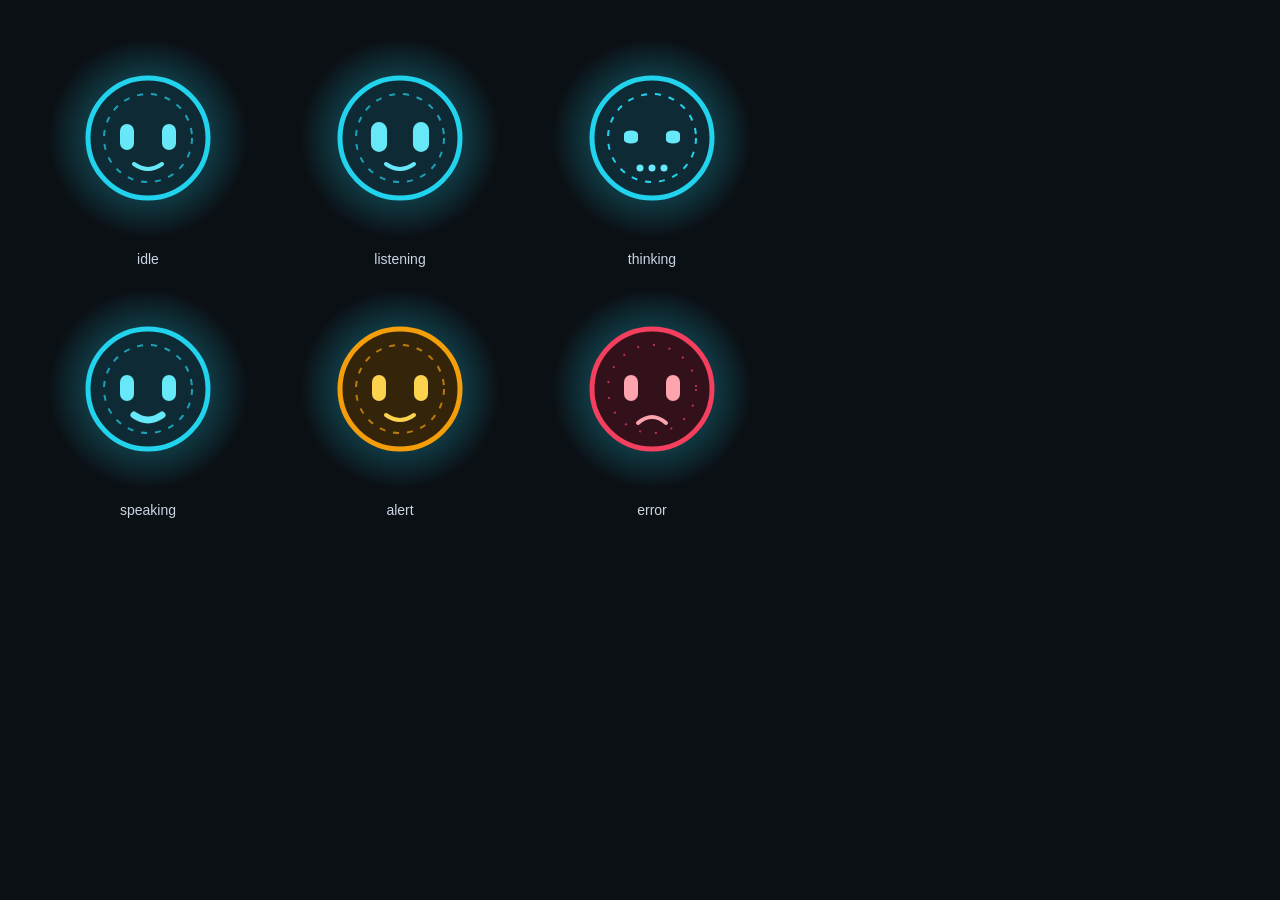
<file: assets/cekirdek_demo.html>
<!doctype html><meta charset=utf-8><title>Çekirdek durumları</title><style>body{background:#0b1015;color:#cbd5e1;font:14px sans-serif;display:grid;grid-template-columns:repeat(3,240px);gap:12px;padding:20px}figure{margin:0;text-align:center}</style><figure><svg xmlns="http://www.w3.org/2000/svg" viewBox="-110 -110 220 220" width="220" height="220" data-state="idle" role="img" aria-label="Jarvis çekirdek maskotu">
<!-- Durum: kök öğedeki data-state = idle | listening | thinking | speaking | alert | error. Satır içi (inline) kullanılmalı; <img> içinde durum değişmez. -->
<style>
svg{--c:#22d3ee;--c2:#67e8f9;--bg:#0e2a35}
svg[data-state="alert"]{--c:#f59e0b;--c2:#fcd34d;--bg:#33240a}
svg[data-state="error"]{--c:#f43f5e;--c2:#fda4af;--bg:#33111b}
.halo{fill:url(#halo);transform-origin:0 0;animation:breathe 4s ease-in-out infinite}
.body{fill:var(--bg);stroke:var(--c);stroke-width:5;transition:stroke .3s,fill .3s}
.ring{fill:none;stroke:var(--c);stroke-width:2;stroke-dasharray:6 8;opacity:.7;transform-origin:0 0;animation:spin 24s linear infinite}
.pulse{fill:none;stroke:var(--c);stroke-width:2;opacity:0;transform-origin:0 0}
.eye{fill:var(--c2);transform-origin:center;transform-box:fill-box;animation:blink 5s infinite;transition:fill .3s}
.mouth{fill:none;stroke:var(--c2);stroke-width:4;stroke-linecap:round}
.dots{opacity:0}.dots circle{fill:var(--c2)}
@keyframes breathe{0%,100%{transform:scale(.92);opacity:.7}50%{transform:scale(1.05);opacity:1}}
@keyframes spin{to{transform:rotate(360deg)}}
@keyframes blink{0%,92%,100%{transform:scaleY(1)}95%{transform:scaleY(.1)}}
@keyframes ripple{0%{transform:scale(.6);opacity:.8}100%{transform:scale(1.7);opacity:0}}
@keyframes talk{0%,100%{transform:scaleY(.3)}50%{transform:scaleY(1.6)}}
@keyframes dot{0%,80%,100%{opacity:.2}40%{opacity:1}}
@keyframes shake{0%,100%{transform:translateX(0)}25%{transform:translateX(-5px)}75%{transform:translateX(5px)}}
@keyframes flash{0%,100%{opacity:.5}50%{opacity:1}}
svg[data-state="listening"] .pulse{animation:ripple 1.6s ease-out infinite}
svg[data-state="listening"] .pulse.p2{animation-delay:.8s}
svg[data-state="listening"] .eye{transform:scale(1.15);animation:none}
svg[data-state="thinking"] .ring{animation-duration:2.5s;opacity:1}
svg[data-state="thinking"] .eye{animation:none;transform:scaleY(.5)}
svg[data-state="thinking"] .mouth{opacity:0}
svg[data-state="thinking"] .dots{opacity:1}
svg[data-state="thinking"] .dots circle{animation:dot 1.2s infinite}
svg[data-state="thinking"] .dots circle:nth-child(2){animation-delay:.2s}
svg[data-state="thinking"] .dots circle:nth-child(3){animation-delay:.4s}
svg[data-state="speaking"] .mouth{stroke-width:7;transform-origin:0 28px;animation:talk .35s ease-in-out infinite}
svg[data-state="speaking"] .halo{animation-duration:1.2s}
svg[data-state="alert"] .halo{animation:flash 1s infinite}
svg[data-state="alert"] .ring{animation-duration:6s}
svg[data-state="error"] #m{animation:shake .4s 2}
svg[data-state="error"] .ring{animation:none;stroke-dasharray:2 14}
svg[data-state="error"] .mouth{d:path("M-14 34 Q0 22 14 34")}
@media (prefers-reduced-motion:reduce){*{animation:none!important}}
</style>
<defs><radialGradient id="halo" cx="50%" cy="50%" r="50%"><stop offset="0" style="stop-color:var(--c)" stop-opacity=".55"/><stop offset="1" style="stop-color:var(--c)" stop-opacity="0"/></radialGradient></defs>
<g id="m">
<circle class="halo" r="100"/>
<circle class="pulse" r="62"/><circle class="pulse p2" r="62"/>
<circle class="body" r="60"/>
<circle class="ring" r="44"/>
<rect class="eye" x="-28" y="-14" width="14" height="26" rx="7"/><rect class="eye" x="14" y="-14" width="14" height="26" rx="7"/>
<path class="mouth" d="M-14 26 Q0 36 14 26"/>
<g class="dots"><circle cx="-12" cy="30" r="3.5"/><circle cx="0" cy="30" r="3.5"/><circle cx="12" cy="30" r="3.5"/></g>
</g>
</svg>
<figcaption>idle</figcaption></figure><figure><svg xmlns="http://www.w3.org/2000/svg" viewBox="-110 -110 220 220" width="220" height="220" data-state="listening" role="img" aria-label="Jarvis çekirdek maskotu">
<!-- Durum: kök öğedeki data-state = idle | listening | thinking | speaking | alert | error. Satır içi (inline) kullanılmalı; <img> içinde durum değişmez. -->
<style>
svg{--c:#22d3ee;--c2:#67e8f9;--bg:#0e2a35}
svg[data-state="alert"]{--c:#f59e0b;--c2:#fcd34d;--bg:#33240a}
svg[data-state="error"]{--c:#f43f5e;--c2:#fda4af;--bg:#33111b}
.halo{fill:url(#halo);transform-origin:0 0;animation:breathe 4s ease-in-out infinite}
.body{fill:var(--bg);stroke:var(--c);stroke-width:5;transition:stroke .3s,fill .3s}
.ring{fill:none;stroke:var(--c);stroke-width:2;stroke-dasharray:6 8;opacity:.7;transform-origin:0 0;animation:spin 24s linear infinite}
.pulse{fill:none;stroke:var(--c);stroke-width:2;opacity:0;transform-origin:0 0}
.eye{fill:var(--c2);transform-origin:center;transform-box:fill-box;animation:blink 5s infinite;transition:fill .3s}
.mouth{fill:none;stroke:var(--c2);stroke-width:4;stroke-linecap:round}
.dots{opacity:0}.dots circle{fill:var(--c2)}
@keyframes breathe{0%,100%{transform:scale(.92);opacity:.7}50%{transform:scale(1.05);opacity:1}}
@keyframes spin{to{transform:rotate(360deg)}}
@keyframes blink{0%,92%,100%{transform:scaleY(1)}95%{transform:scaleY(.1)}}
@keyframes ripple{0%{transform:scale(.6);opacity:.8}100%{transform:scale(1.7);opacity:0}}
@keyframes talk{0%,100%{transform:scaleY(.3)}50%{transform:scaleY(1.6)}}
@keyframes dot{0%,80%,100%{opacity:.2}40%{opacity:1}}
@keyframes shake{0%,100%{transform:translateX(0)}25%{transform:translateX(-5px)}75%{transform:translateX(5px)}}
@keyframes flash{0%,100%{opacity:.5}50%{opacity:1}}
svg[data-state="listening"] .pulse{animation:ripple 1.6s ease-out infinite}
svg[data-state="listening"] .pulse.p2{animation-delay:.8s}
svg[data-state="listening"] .eye{transform:scale(1.15);animation:none}
svg[data-state="thinking"] .ring{animation-duration:2.5s;opacity:1}
svg[data-state="thinking"] .eye{animation:none;transform:scaleY(.5)}
svg[data-state="thinking"] .mouth{opacity:0}
svg[data-state="thinking"] .dots{opacity:1}
svg[data-state="thinking"] .dots circle{animation:dot 1.2s infinite}
svg[data-state="thinking"] .dots circle:nth-child(2){animation-delay:.2s}
svg[data-state="thinking"] .dots circle:nth-child(3){animation-delay:.4s}
svg[data-state="speaking"] .mouth{stroke-width:7;transform-origin:0 28px;animation:talk .35s ease-in-out infinite}
svg[data-state="speaking"] .halo{animation-duration:1.2s}
svg[data-state="alert"] .halo{animation:flash 1s infinite}
svg[data-state="alert"] .ring{animation-duration:6s}
svg[data-state="error"] #m{animation:shake .4s 2}
svg[data-state="error"] .ring{animation:none;stroke-dasharray:2 14}
svg[data-state="error"] .mouth{d:path("M-14 34 Q0 22 14 34")}
@media (prefers-reduced-motion:reduce){*{animation:none!important}}
</style>
<defs><radialGradient id="halo" cx="50%" cy="50%" r="50%"><stop offset="0" style="stop-color:var(--c)" stop-opacity=".55"/><stop offset="1" style="stop-color:var(--c)" stop-opacity="0"/></radialGradient></defs>
<g id="m">
<circle class="halo" r="100"/>
<circle class="pulse" r="62"/><circle class="pulse p2" r="62"/>
<circle class="body" r="60"/>
<circle class="ring" r="44"/>
<rect class="eye" x="-28" y="-14" width="14" height="26" rx="7"/><rect class="eye" x="14" y="-14" width="14" height="26" rx="7"/>
<path class="mouth" d="M-14 26 Q0 36 14 26"/>
<g class="dots"><circle cx="-12" cy="30" r="3.5"/><circle cx="0" cy="30" r="3.5"/><circle cx="12" cy="30" r="3.5"/></g>
</g>
</svg>
<figcaption>listening</figcaption></figure><figure><svg xmlns="http://www.w3.org/2000/svg" viewBox="-110 -110 220 220" width="220" height="220" data-state="thinking" role="img" aria-label="Jarvis çekirdek maskotu">
<!-- Durum: kök öğedeki data-state = idle | listening | thinking | speaking | alert | error. Satır içi (inline) kullanılmalı; <img> içinde durum değişmez. -->
<style>
svg{--c:#22d3ee;--c2:#67e8f9;--bg:#0e2a35}
svg[data-state="alert"]{--c:#f59e0b;--c2:#fcd34d;--bg:#33240a}
svg[data-state="error"]{--c:#f43f5e;--c2:#fda4af;--bg:#33111b}
.halo{fill:url(#halo);transform-origin:0 0;animation:breathe 4s ease-in-out infinite}
.body{fill:var(--bg);stroke:var(--c);stroke-width:5;transition:stroke .3s,fill .3s}
.ring{fill:none;stroke:var(--c);stroke-width:2;stroke-dasharray:6 8;opacity:.7;transform-origin:0 0;animation:spin 24s linear infinite}
.pulse{fill:none;stroke:var(--c);stroke-width:2;opacity:0;transform-origin:0 0}
.eye{fill:var(--c2);transform-origin:center;transform-box:fill-box;animation:blink 5s infinite;transition:fill .3s}
.mouth{fill:none;stroke:var(--c2);stroke-width:4;stroke-linecap:round}
.dots{opacity:0}.dots circle{fill:var(--c2)}
@keyframes breathe{0%,100%{transform:scale(.92);opacity:.7}50%{transform:scale(1.05);opacity:1}}
@keyframes spin{to{transform:rotate(360deg)}}
@keyframes blink{0%,92%,100%{transform:scaleY(1)}95%{transform:scaleY(.1)}}
@keyframes ripple{0%{transform:scale(.6);opacity:.8}100%{transform:scale(1.7);opacity:0}}
@keyframes talk{0%,100%{transform:scaleY(.3)}50%{transform:scaleY(1.6)}}
@keyframes dot{0%,80%,100%{opacity:.2}40%{opacity:1}}
@keyframes shake{0%,100%{transform:translateX(0)}25%{transform:translateX(-5px)}75%{transform:translateX(5px)}}
@keyframes flash{0%,100%{opacity:.5}50%{opacity:1}}
svg[data-state="listening"] .pulse{animation:ripple 1.6s ease-out infinite}
svg[data-state="listening"] .pulse.p2{animation-delay:.8s}
svg[data-state="listening"] .eye{transform:scale(1.15);animation:none}
svg[data-state="thinking"] .ring{animation-duration:2.5s;opacity:1}
svg[data-state="thinking"] .eye{animation:none;transform:scaleY(.5)}
svg[data-state="thinking"] .mouth{opacity:0}
svg[data-state="thinking"] .dots{opacity:1}
svg[data-state="thinking"] .dots circle{animation:dot 1.2s infinite}
svg[data-state="thinking"] .dots circle:nth-child(2){animation-delay:.2s}
svg[data-state="thinking"] .dots circle:nth-child(3){animation-delay:.4s}
svg[data-state="speaking"] .mouth{stroke-width:7;transform-origin:0 28px;animation:talk .35s ease-in-out infinite}
svg[data-state="speaking"] .halo{animation-duration:1.2s}
svg[data-state="alert"] .halo{animation:flash 1s infinite}
svg[data-state="alert"] .ring{animation-duration:6s}
svg[data-state="error"] #m{animation:shake .4s 2}
svg[data-state="error"] .ring{animation:none;stroke-dasharray:2 14}
svg[data-state="error"] .mouth{d:path("M-14 34 Q0 22 14 34")}
@media (prefers-reduced-motion:reduce){*{animation:none!important}}
</style>
<defs><radialGradient id="halo" cx="50%" cy="50%" r="50%"><stop offset="0" style="stop-color:var(--c)" stop-opacity=".55"/><stop offset="1" style="stop-color:var(--c)" stop-opacity="0"/></radialGradient></defs>
<g id="m">
<circle class="halo" r="100"/>
<circle class="pulse" r="62"/><circle class="pulse p2" r="62"/>
<circle class="body" r="60"/>
<circle class="ring" r="44"/>
<rect class="eye" x="-28" y="-14" width="14" height="26" rx="7"/><rect class="eye" x="14" y="-14" width="14" height="26" rx="7"/>
<path class="mouth" d="M-14 26 Q0 36 14 26"/>
<g class="dots"><circle cx="-12" cy="30" r="3.5"/><circle cx="0" cy="30" r="3.5"/><circle cx="12" cy="30" r="3.5"/></g>
</g>
</svg>
<figcaption>thinking</figcaption></figure><figure><svg xmlns="http://www.w3.org/2000/svg" viewBox="-110 -110 220 220" width="220" height="220" data-state="speaking" role="img" aria-label="Jarvis çekirdek maskotu">
<!-- Durum: kök öğedeki data-state = idle | listening | thinking | speaking | alert | error. Satır içi (inline) kullanılmalı; <img> içinde durum değişmez. -->
<style>
svg{--c:#22d3ee;--c2:#67e8f9;--bg:#0e2a35}
svg[data-state="alert"]{--c:#f59e0b;--c2:#fcd34d;--bg:#33240a}
svg[data-state="error"]{--c:#f43f5e;--c2:#fda4af;--bg:#33111b}
.halo{fill:url(#halo);transform-origin:0 0;animation:breathe 4s ease-in-out infinite}
.body{fill:var(--bg);stroke:var(--c);stroke-width:5;transition:stroke .3s,fill .3s}
.ring{fill:none;stroke:var(--c);stroke-width:2;stroke-dasharray:6 8;opacity:.7;transform-origin:0 0;animation:spin 24s linear infinite}
.pulse{fill:none;stroke:var(--c);stroke-width:2;opacity:0;transform-origin:0 0}
.eye{fill:var(--c2);transform-origin:center;transform-box:fill-box;animation:blink 5s infinite;transition:fill .3s}
.mouth{fill:none;stroke:var(--c2);stroke-width:4;stroke-linecap:round}
.dots{opacity:0}.dots circle{fill:var(--c2)}
@keyframes breathe{0%,100%{transform:scale(.92);opacity:.7}50%{transform:scale(1.05);opacity:1}}
@keyframes spin{to{transform:rotate(360deg)}}
@keyframes blink{0%,92%,100%{transform:scaleY(1)}95%{transform:scaleY(.1)}}
@keyframes ripple{0%{transform:scale(.6);opacity:.8}100%{transform:scale(1.7);opacity:0}}
@keyframes talk{0%,100%{transform:scaleY(.3)}50%{transform:scaleY(1.6)}}
@keyframes dot{0%,80%,100%{opacity:.2}40%{opacity:1}}
@keyframes shake{0%,100%{transform:translateX(0)}25%{transform:translateX(-5px)}75%{transform:translateX(5px)}}
@keyframes flash{0%,100%{opacity:.5}50%{opacity:1}}
svg[data-state="listening"] .pulse{animation:ripple 1.6s ease-out infinite}
svg[data-state="listening"] .pulse.p2{animation-delay:.8s}
svg[data-state="listening"] .eye{transform:scale(1.15);animation:none}
svg[data-state="thinking"] .ring{animation-duration:2.5s;opacity:1}
svg[data-state="thinking"] .eye{animation:none;transform:scaleY(.5)}
svg[data-state="thinking"] .mouth{opacity:0}
svg[data-state="thinking"] .dots{opacity:1}
svg[data-state="thinking"] .dots circle{animation:dot 1.2s infinite}
svg[data-state="thinking"] .dots circle:nth-child(2){animation-delay:.2s}
svg[data-state="thinking"] .dots circle:nth-child(3){animation-delay:.4s}
svg[data-state="speaking"] .mouth{stroke-width:7;transform-origin:0 28px;animation:talk .35s ease-in-out infinite}
svg[data-state="speaking"] .halo{animation-duration:1.2s}
svg[data-state="alert"] .halo{animation:flash 1s infinite}
svg[data-state="alert"] .ring{animation-duration:6s}
svg[data-state="error"] #m{animation:shake .4s 2}
svg[data-state="error"] .ring{animation:none;stroke-dasharray:2 14}
svg[data-state="error"] .mouth{d:path("M-14 34 Q0 22 14 34")}
@media (prefers-reduced-motion:reduce){*{animation:none!important}}
</style>
<defs><radialGradient id="halo" cx="50%" cy="50%" r="50%"><stop offset="0" style="stop-color:var(--c)" stop-opacity=".55"/><stop offset="1" style="stop-color:var(--c)" stop-opacity="0"/></radialGradient></defs>
<g id="m">
<circle class="halo" r="100"/>
<circle class="pulse" r="62"/><circle class="pulse p2" r="62"/>
<circle class="body" r="60"/>
<circle class="ring" r="44"/>
<rect class="eye" x="-28" y="-14" width="14" height="26" rx="7"/><rect class="eye" x="14" y="-14" width="14" height="26" rx="7"/>
<path class="mouth" d="M-14 26 Q0 36 14 26"/>
<g class="dots"><circle cx="-12" cy="30" r="3.5"/><circle cx="0" cy="30" r="3.5"/><circle cx="12" cy="30" r="3.5"/></g>
</g>
</svg>
<figcaption>speaking</figcaption></figure><figure><svg xmlns="http://www.w3.org/2000/svg" viewBox="-110 -110 220 220" width="220" height="220" data-state="alert" role="img" aria-label="Jarvis çekirdek maskotu">
<!-- Durum: kök öğedeki data-state = idle | listening | thinking | speaking | alert | error. Satır içi (inline) kullanılmalı; <img> içinde durum değişmez. -->
<style>
svg{--c:#22d3ee;--c2:#67e8f9;--bg:#0e2a35}
svg[data-state="alert"]{--c:#f59e0b;--c2:#fcd34d;--bg:#33240a}
svg[data-state="error"]{--c:#f43f5e;--c2:#fda4af;--bg:#33111b}
.halo{fill:url(#halo);transform-origin:0 0;animation:breathe 4s ease-in-out infinite}
.body{fill:var(--bg);stroke:var(--c);stroke-width:5;transition:stroke .3s,fill .3s}
.ring{fill:none;stroke:var(--c);stroke-width:2;stroke-dasharray:6 8;opacity:.7;transform-origin:0 0;animation:spin 24s linear infinite}
.pulse{fill:none;stroke:var(--c);stroke-width:2;opacity:0;transform-origin:0 0}
.eye{fill:var(--c2);transform-origin:center;transform-box:fill-box;animation:blink 5s infinite;transition:fill .3s}
.mouth{fill:none;stroke:var(--c2);stroke-width:4;stroke-linecap:round}
.dots{opacity:0}.dots circle{fill:var(--c2)}
@keyframes breathe{0%,100%{transform:scale(.92);opacity:.7}50%{transform:scale(1.05);opacity:1}}
@keyframes spin{to{transform:rotate(360deg)}}
@keyframes blink{0%,92%,100%{transform:scaleY(1)}95%{transform:scaleY(.1)}}
@keyframes ripple{0%{transform:scale(.6);opacity:.8}100%{transform:scale(1.7);opacity:0}}
@keyframes talk{0%,100%{transform:scaleY(.3)}50%{transform:scaleY(1.6)}}
@keyframes dot{0%,80%,100%{opacity:.2}40%{opacity:1}}
@keyframes shake{0%,100%{transform:translateX(0)}25%{transform:translateX(-5px)}75%{transform:translateX(5px)}}
@keyframes flash{0%,100%{opacity:.5}50%{opacity:1}}
svg[data-state="listening"] .pulse{animation:ripple 1.6s ease-out infinite}
svg[data-state="listening"] .pulse.p2{animation-delay:.8s}
svg[data-state="listening"] .eye{transform:scale(1.15);animation:none}
svg[data-state="thinking"] .ring{animation-duration:2.5s;opacity:1}
svg[data-state="thinking"] .eye{animation:none;transform:scaleY(.5)}
svg[data-state="thinking"] .mouth{opacity:0}
svg[data-state="thinking"] .dots{opacity:1}
svg[data-state="thinking"] .dots circle{animation:dot 1.2s infinite}
svg[data-state="thinking"] .dots circle:nth-child(2){animation-delay:.2s}
svg[data-state="thinking"] .dots circle:nth-child(3){animation-delay:.4s}
svg[data-state="speaking"] .mouth{stroke-width:7;transform-origin:0 28px;animation:talk .35s ease-in-out infinite}
svg[data-state="speaking"] .halo{animation-duration:1.2s}
svg[data-state="alert"] .halo{animation:flash 1s infinite}
svg[data-state="alert"] .ring{animation-duration:6s}
svg[data-state="error"] #m{animation:shake .4s 2}
svg[data-state="error"] .ring{animation:none;stroke-dasharray:2 14}
svg[data-state="error"] .mouth{d:path("M-14 34 Q0 22 14 34")}
@media (prefers-reduced-motion:reduce){*{animation:none!important}}
</style>
<defs><radialGradient id="halo" cx="50%" cy="50%" r="50%"><stop offset="0" style="stop-color:var(--c)" stop-opacity=".55"/><stop offset="1" style="stop-color:var(--c)" stop-opacity="0"/></radialGradient></defs>
<g id="m">
<circle class="halo" r="100"/>
<circle class="pulse" r="62"/><circle class="pulse p2" r="62"/>
<circle class="body" r="60"/>
<circle class="ring" r="44"/>
<rect class="eye" x="-28" y="-14" width="14" height="26" rx="7"/><rect class="eye" x="14" y="-14" width="14" height="26" rx="7"/>
<path class="mouth" d="M-14 26 Q0 36 14 26"/>
<g class="dots"><circle cx="-12" cy="30" r="3.5"/><circle cx="0" cy="30" r="3.5"/><circle cx="12" cy="30" r="3.5"/></g>
</g>
</svg>
<figcaption>alert</figcaption></figure><figure><svg xmlns="http://www.w3.org/2000/svg" viewBox="-110 -110 220 220" width="220" height="220" data-state="error" role="img" aria-label="Jarvis çekirdek maskotu">
<!-- Durum: kök öğedeki data-state = idle | listening | thinking | speaking | alert | error. Satır içi (inline) kullanılmalı; <img> içinde durum değişmez. -->
<style>
svg{--c:#22d3ee;--c2:#67e8f9;--bg:#0e2a35}
svg[data-state="alert"]{--c:#f59e0b;--c2:#fcd34d;--bg:#33240a}
svg[data-state="error"]{--c:#f43f5e;--c2:#fda4af;--bg:#33111b}
.halo{fill:url(#halo);transform-origin:0 0;animation:breathe 4s ease-in-out infinite}
.body{fill:var(--bg);stroke:var(--c);stroke-width:5;transition:stroke .3s,fill .3s}
.ring{fill:none;stroke:var(--c);stroke-width:2;stroke-dasharray:6 8;opacity:.7;transform-origin:0 0;animation:spin 24s linear infinite}
.pulse{fill:none;stroke:var(--c);stroke-width:2;opacity:0;transform-origin:0 0}
.eye{fill:var(--c2);transform-origin:center;transform-box:fill-box;animation:blink 5s infinite;transition:fill .3s}
.mouth{fill:none;stroke:var(--c2);stroke-width:4;stroke-linecap:round}
.dots{opacity:0}.dots circle{fill:var(--c2)}
@keyframes breathe{0%,100%{transform:scale(.92);opacity:.7}50%{transform:scale(1.05);opacity:1}}
@keyframes spin{to{transform:rotate(360deg)}}
@keyframes blink{0%,92%,100%{transform:scaleY(1)}95%{transform:scaleY(.1)}}
@keyframes ripple{0%{transform:scale(.6);opacity:.8}100%{transform:scale(1.7);opacity:0}}
@keyframes talk{0%,100%{transform:scaleY(.3)}50%{transform:scaleY(1.6)}}
@keyframes dot{0%,80%,100%{opacity:.2}40%{opacity:1}}
@keyframes shake{0%,100%{transform:translateX(0)}25%{transform:translateX(-5px)}75%{transform:translateX(5px)}}
@keyframes flash{0%,100%{opacity:.5}50%{opacity:1}}
svg[data-state="listening"] .pulse{animation:ripple 1.6s ease-out infinite}
svg[data-state="listening"] .pulse.p2{animation-delay:.8s}
svg[data-state="listening"] .eye{transform:scale(1.15);animation:none}
svg[data-state="thinking"] .ring{animation-duration:2.5s;opacity:1}
svg[data-state="thinking"] .eye{animation:none;transform:scaleY(.5)}
svg[data-state="thinking"] .mouth{opacity:0}
svg[data-state="thinking"] .dots{opacity:1}
svg[data-state="thinking"] .dots circle{animation:dot 1.2s infinite}
svg[data-state="thinking"] .dots circle:nth-child(2){animation-delay:.2s}
svg[data-state="thinking"] .dots circle:nth-child(3){animation-delay:.4s}
svg[data-state="speaking"] .mouth{stroke-width:7;transform-origin:0 28px;animation:talk .35s ease-in-out infinite}
svg[data-state="speaking"] .halo{animation-duration:1.2s}
svg[data-state="alert"] .halo{animation:flash 1s infinite}
svg[data-state="alert"] .ring{animation-duration:6s}
svg[data-state="error"] #m{animation:shake .4s 2}
svg[data-state="error"] .ring{animation:none;stroke-dasharray:2 14}
svg[data-state="error"] .mouth{d:path("M-14 34 Q0 22 14 34")}
@media (prefers-reduced-motion:reduce){*{animation:none!important}}
</style>
<defs><radialGradient id="halo" cx="50%" cy="50%" r="50%"><stop offset="0" style="stop-color:var(--c)" stop-opacity=".55"/><stop offset="1" style="stop-color:var(--c)" stop-opacity="0"/></radialGradient></defs>
<g id="m">
<circle class="halo" r="100"/>
<circle class="pulse" r="62"/><circle class="pulse p2" r="62"/>
<circle class="body" r="60"/>
<circle class="ring" r="44"/>
<rect class="eye" x="-28" y="-14" width="14" height="26" rx="7"/><rect class="eye" x="14" y="-14" width="14" height="26" rx="7"/>
<path class="mouth" d="M-14 26 Q0 36 14 26"/>
<g class="dots"><circle cx="-12" cy="30" r="3.5"/><circle cx="0" cy="30" r="3.5"/><circle cx="12" cy="30" r="3.5"/></g>
</g>
</svg>
<figcaption>error</figcaption></figure>
</file>
